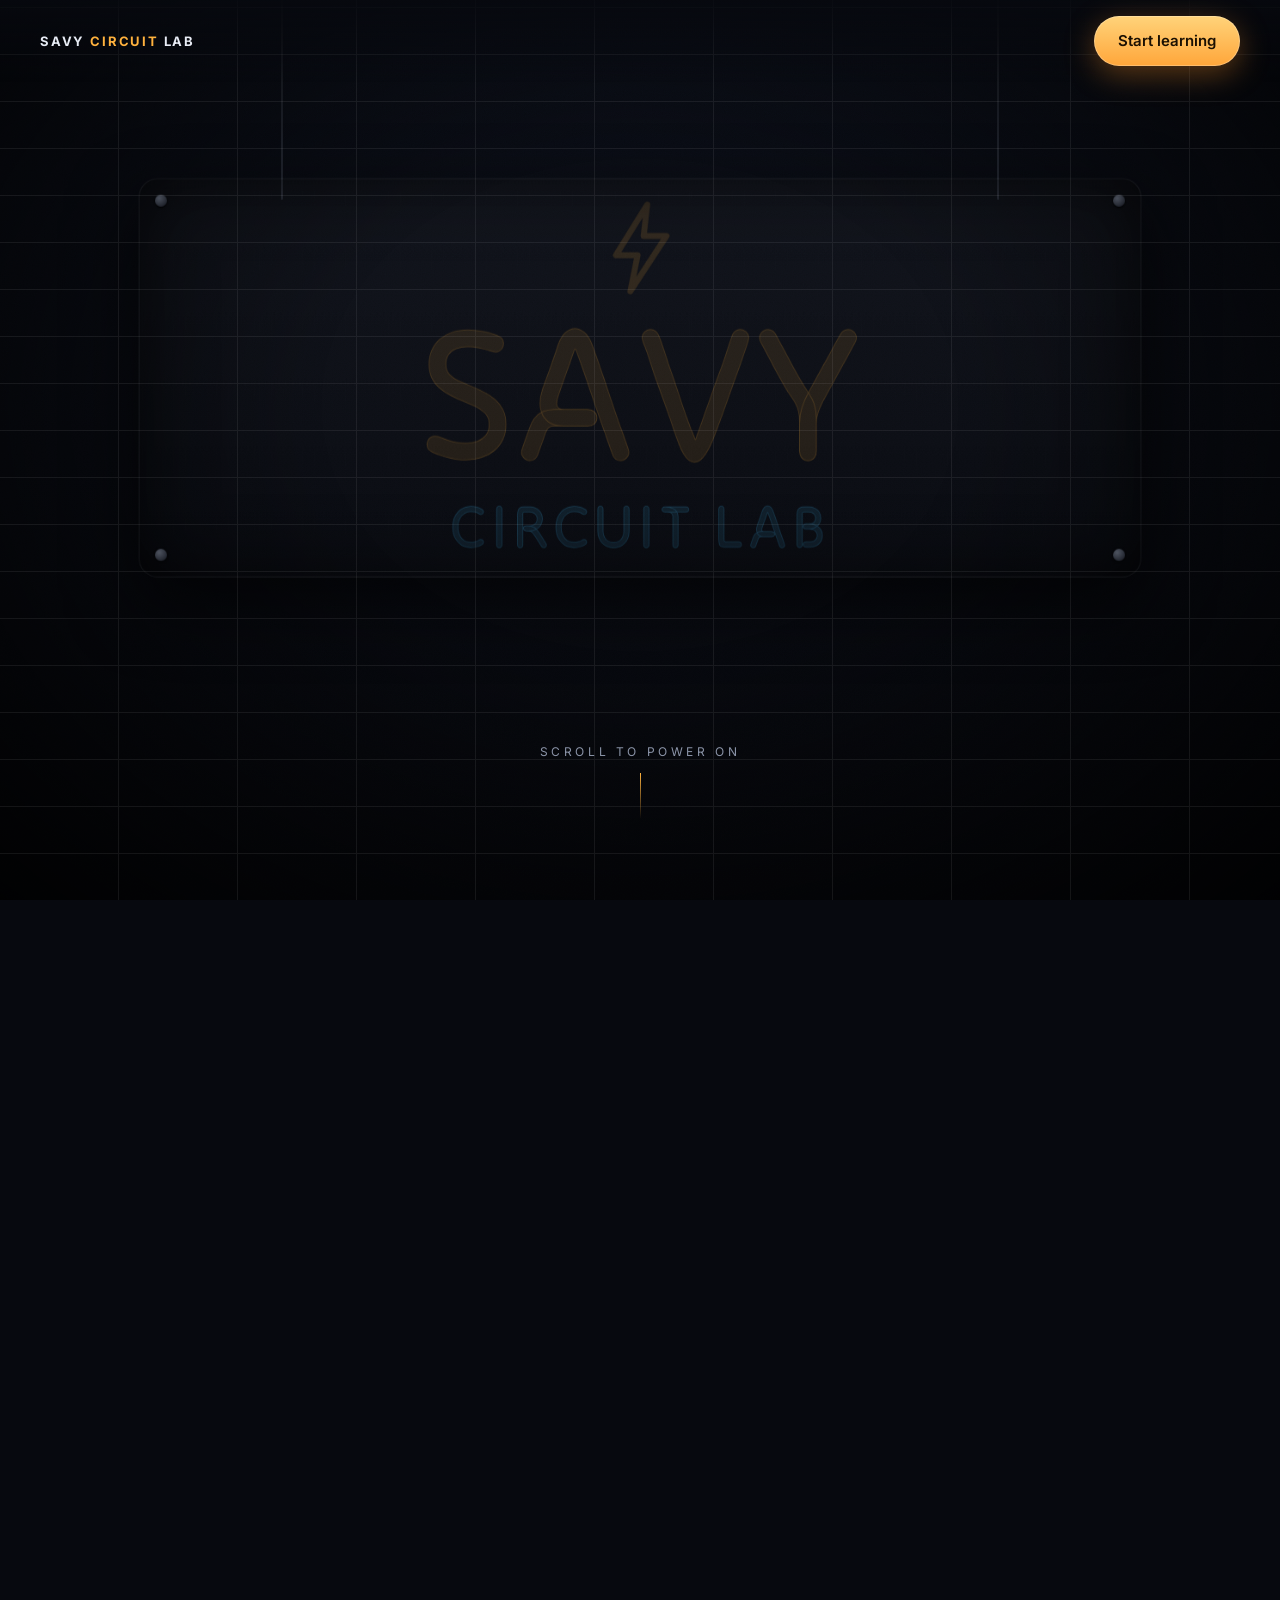
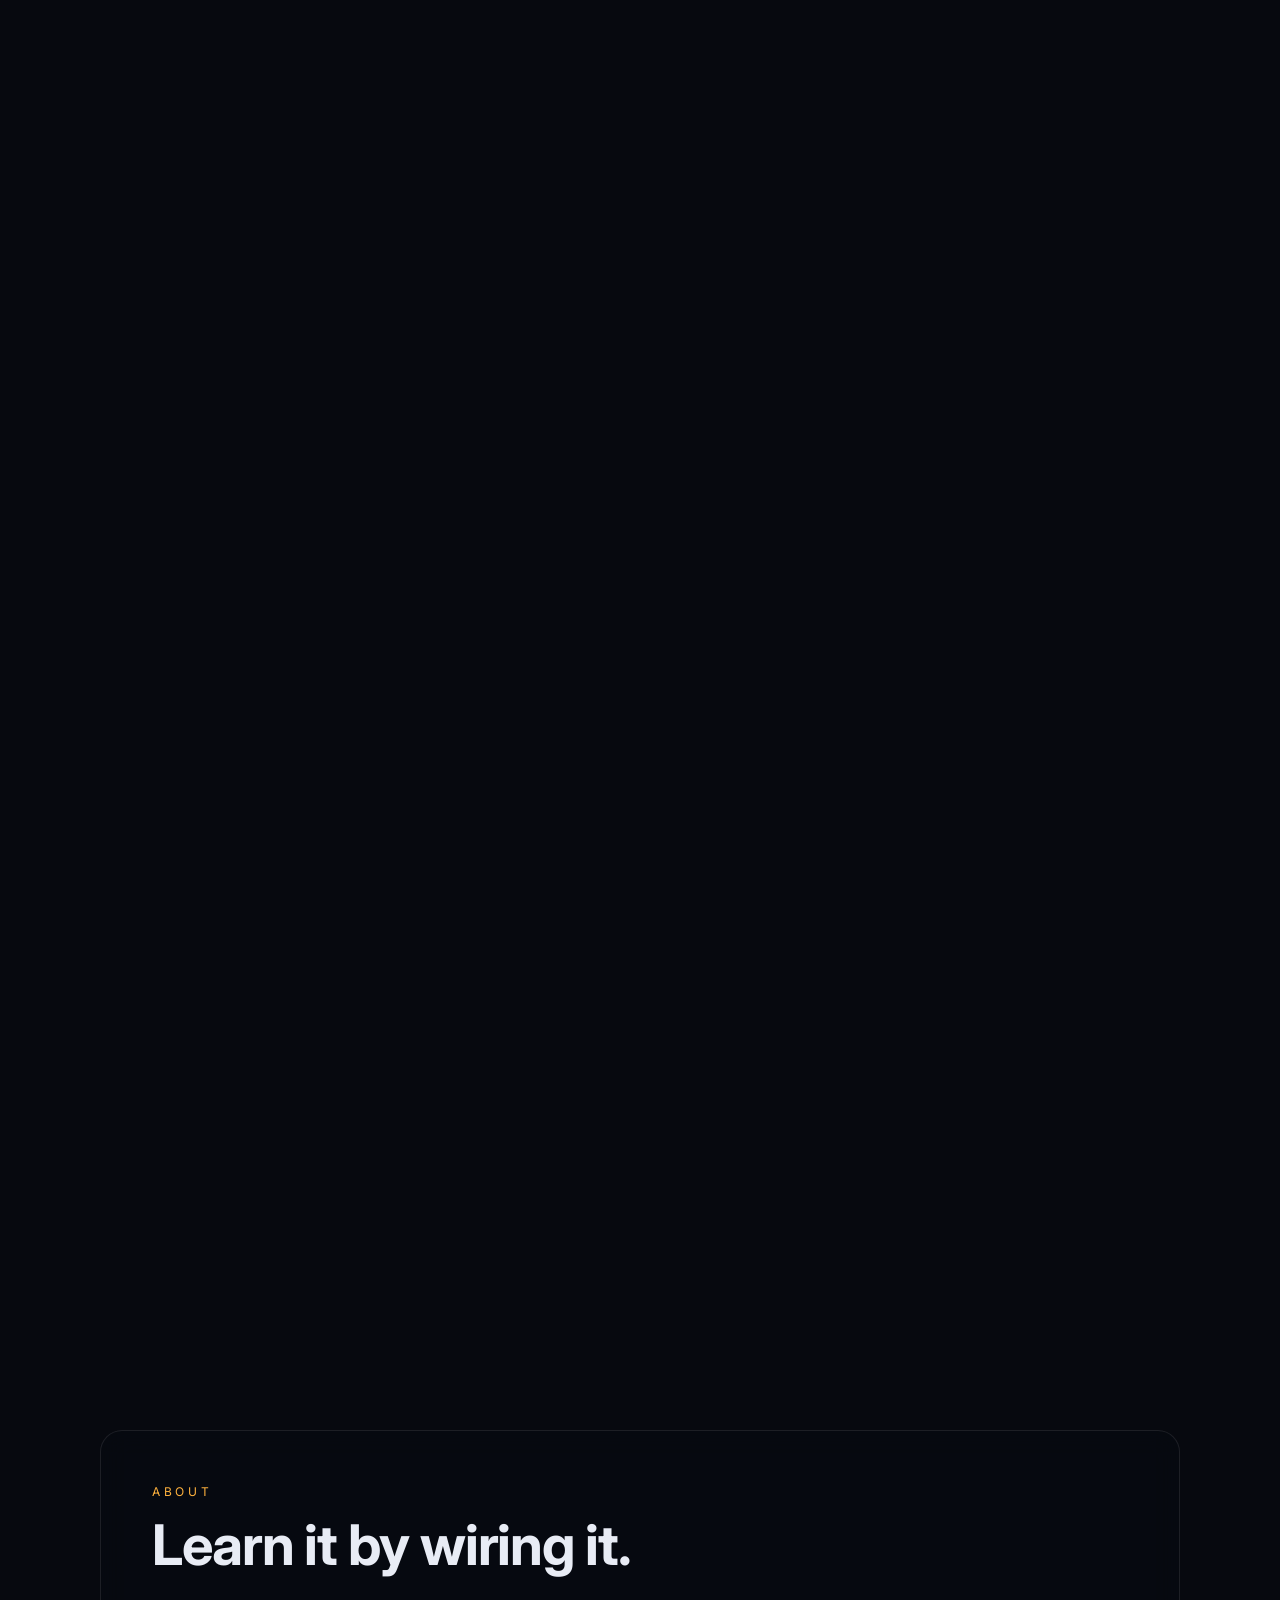
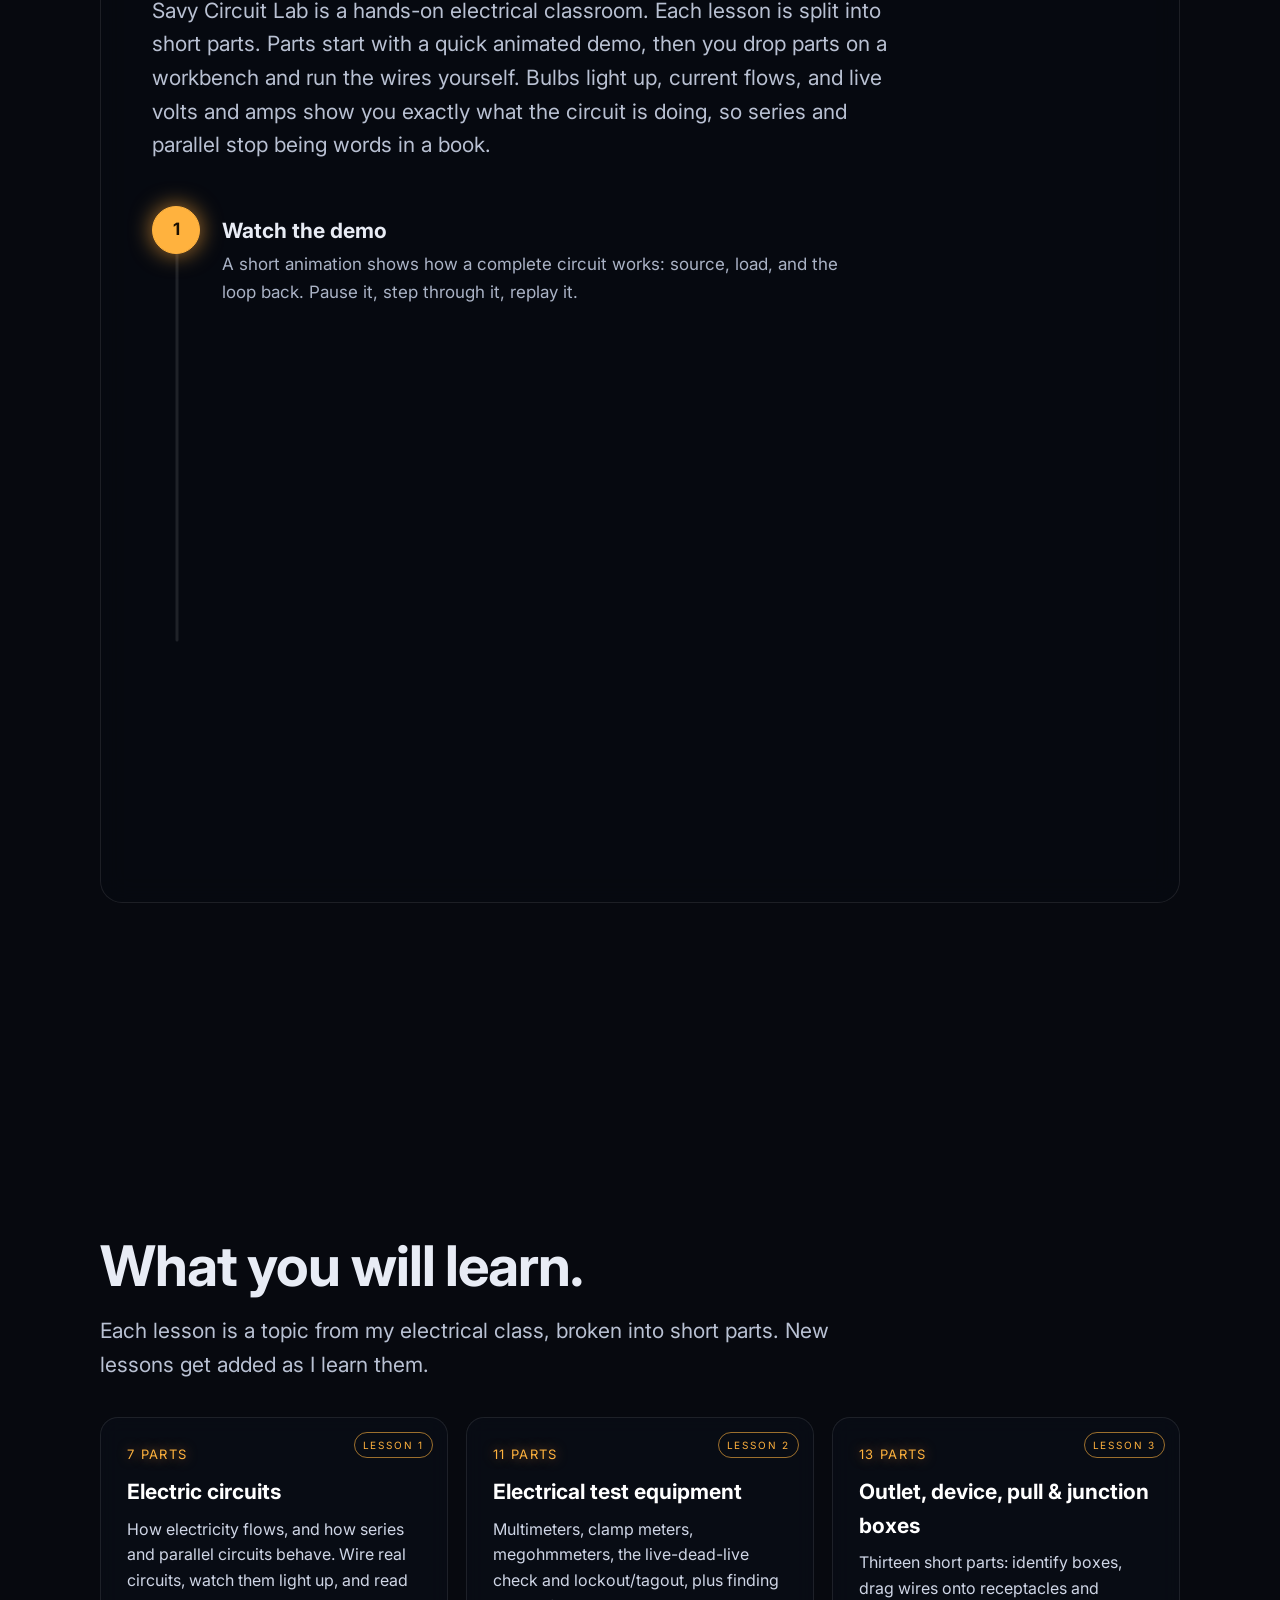
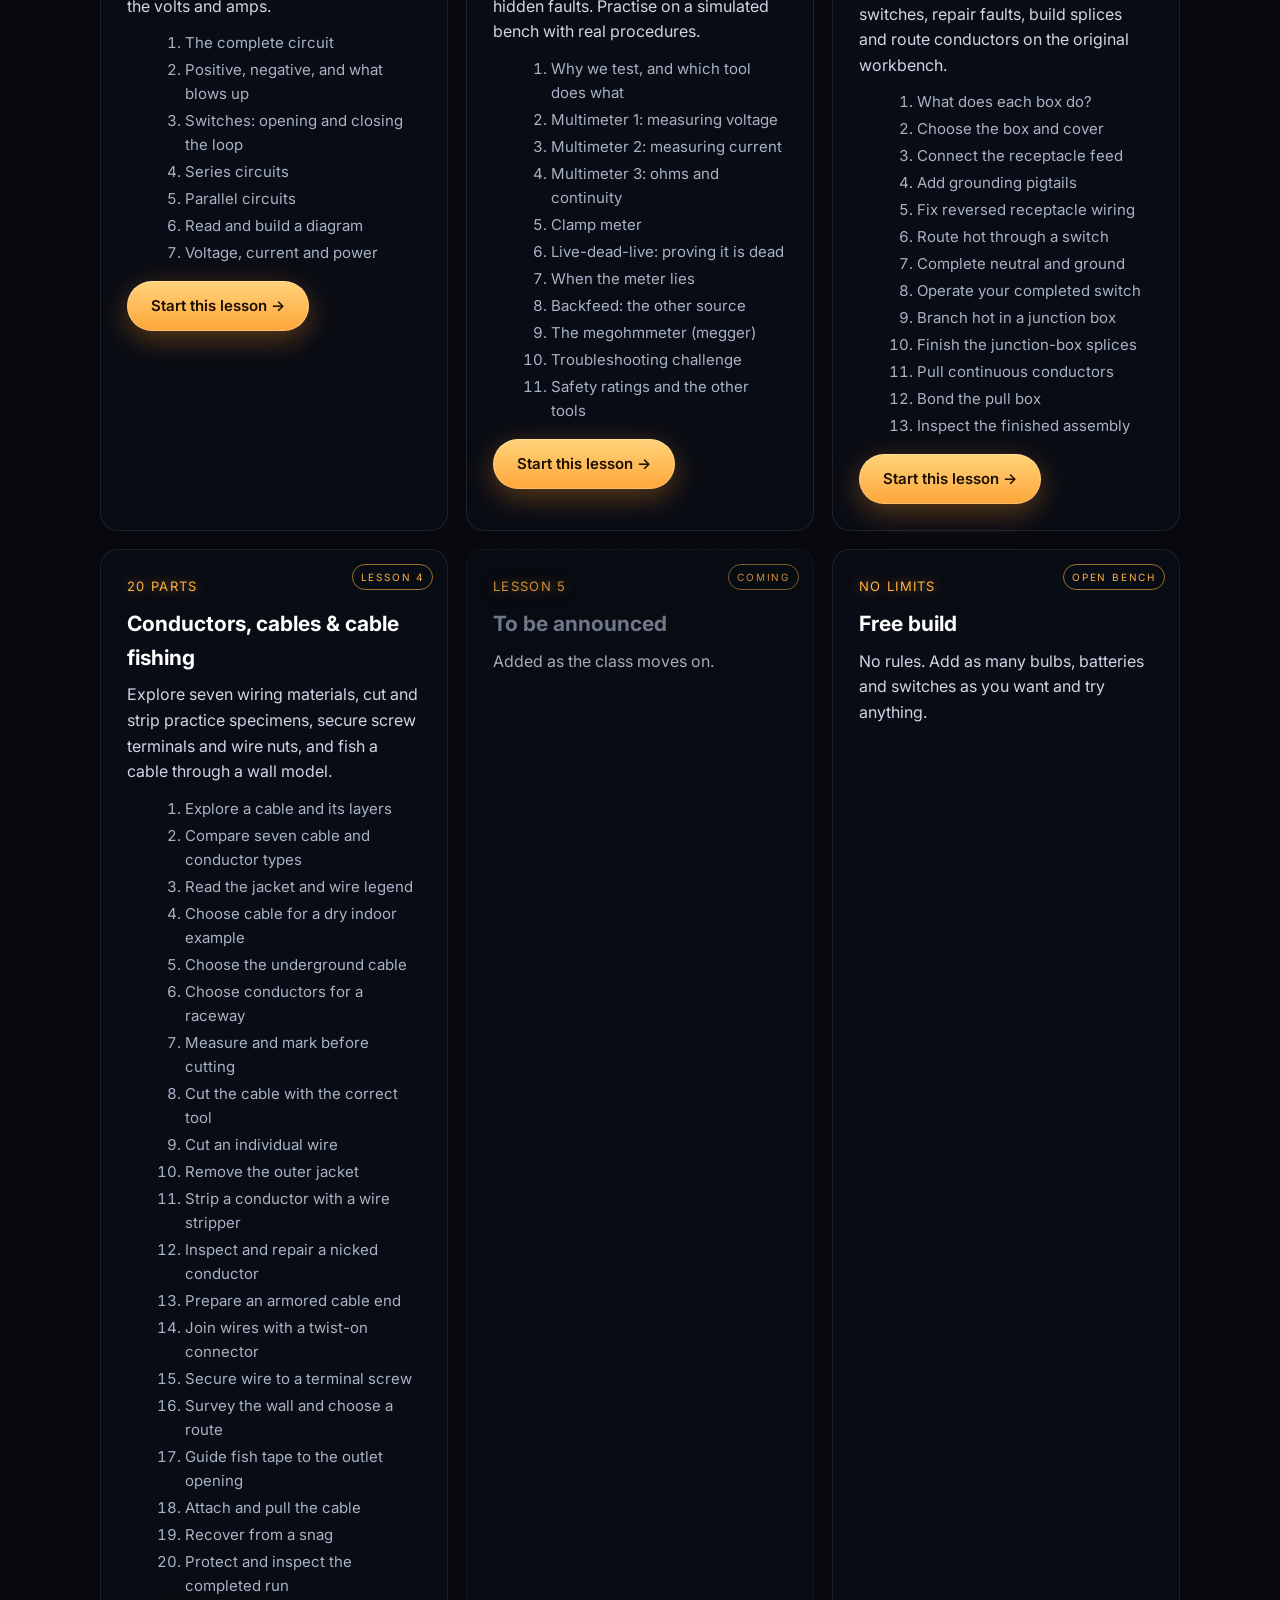
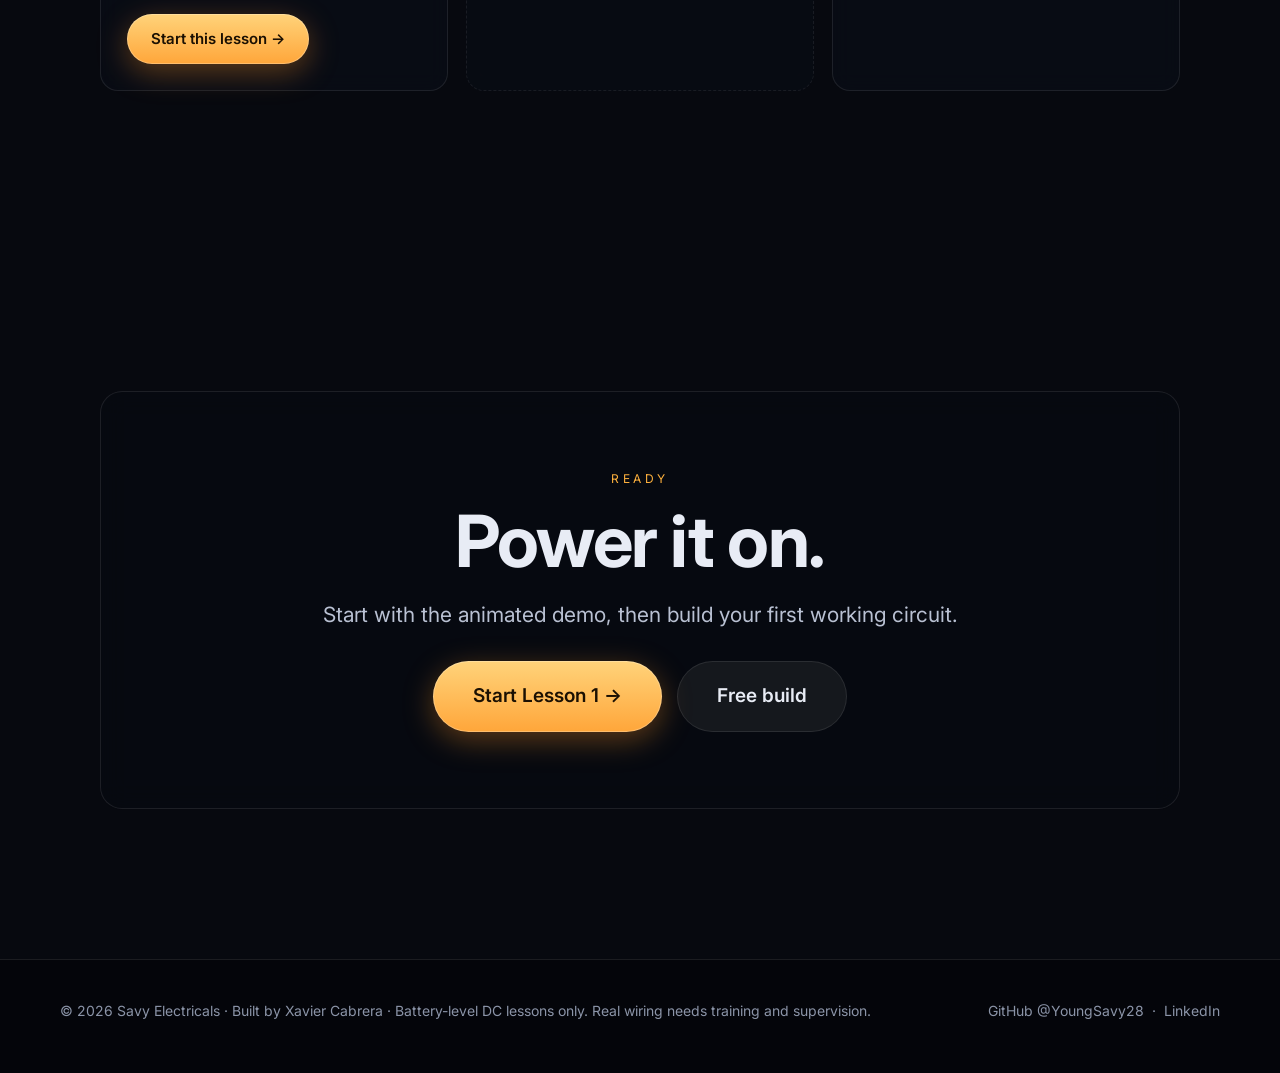
<file: index.html>
<!doctype html>
<html lang="en">
<head>
<meta charset="utf-8">
<meta name="viewport" content="width=device-width, initial-scale=1">
<title>Savy Circuit Lab</title>
<meta name="description" content="Learn electrical circuits by wiring them. Watch the demo, build it yourself, and see it light up.">
<link rel="preconnect" href="https://fonts.googleapis.com">
<link rel="preconnect" href="https://fonts.gstatic.com" crossorigin>
<link href="https://fonts.googleapis.com/css2?family=Tilt+Neon&family=Inter:wght@400;500;600;700&display=swap" rel="stylesheet">
<style>
:root{
  --bg:#07090f; --ink:#e8ecf5; --mute:#8b94a8; --line:rgba(255,255,255,.09);
  --neon:#ffb23e; --neon2:#ff6a3d; --blue:#46c2ff;
  --lit:0;                      /* 0..1, set from scroll */
}
*{box-sizing:border-box;margin:0}
html{scroll-behavior:auto}
body{background:var(--bg);color:var(--ink);font:400 17px/1.6 Inter,system-ui,sans-serif;overflow-x:hidden}
a{color:inherit}

/* ============ FIXED STAGE: wall + sign. Stays behind everything ============ */
#stage{position:fixed;inset:0;z-index:0;overflow:hidden;pointer-events:none;
  background:
    radial-gradient(120% 90% at 50% 40%, rgba(255,150,60,calc(.16*var(--lit))) 0%, transparent 60%),
    linear-gradient(#0a0d15,#06070b)}
#stage::before{content:"";position:absolute;inset:0;opacity:.5;mix-blend-mode:overlay;
  background-image:url("data:image/svg+xml;utf8,<svg xmlns='http://www.w3.org/2000/svg' width='240' height='240'><filter id='n'><feTurbulence type='fractalNoise' baseFrequency='.9' numOctaves='2' stitchTiles='stitch'/><feColorMatrix values='0 0 0 0 1  0 0 0 0 1  0 0 0 0 1  0 0 0 .55 0'/></filter><rect width='240' height='240' filter='url(%23n)'/></svg>")}
/* brick-ish wall lines */
#stage::after{content:"";position:absolute;inset:0;opacity:.07;
  background:
    repeating-linear-gradient(0deg,transparent 0 46px,#fff 46px 47px),
    repeating-linear-gradient(90deg,transparent 0 118px,#fff 118px 119px)}
#vignette{position:absolute;inset:0;background:radial-gradient(ellipse at 50% 45%,transparent 35%,rgba(0,0,0,.78) 100%)}
#floorglow{position:absolute;left:50%;bottom:-20vh;width:90vw;height:50vh;transform:translateX(-50%);
  background:radial-gradient(closest-side,rgba(255,150,60,calc(.30*var(--lit))),transparent);filter:blur(30px)}

#sign{position:absolute;left:50%;top:var(--sign-top,42%);
  transform:translate(-50%,-50%) translateY(var(--sign-y,0px)) scale(var(--sign-s,.9));
  width:min(1100px,92vw);text-align:center;opacity:var(--sign-o,1);filter:blur(var(--sign-blur,0px));will-change:transform,opacity}
/* the backing board the tubes are mounted on */
#board{position:absolute;inset:-6% -3%;border:1px solid rgba(255,255,255,.07);border-radius:22px;
  background:linear-gradient(180deg,rgba(255,255,255,.035),rgba(255,255,255,.01));
  box-shadow:inset 0 0 80px rgba(0,0,0,.6), 0 30px 80px rgba(0,0,0,.6)}
#board i{position:absolute;width:14px;height:14px;border-radius:50%;background:radial-gradient(circle at 35% 30%,#6b7384,#1a1e29);box-shadow:0 1px 2px #000}
#board i:nth-child(1){left:18px;top:18px}#board i:nth-child(2){right:18px;top:18px}
#board i:nth-child(3){left:18px;bottom:18px}#board i:nth-child(4){right:18px;bottom:18px}
/* cables the sign hangs from */
.hang{position:absolute;top:-60vh;width:3px;height:60vh;background:linear-gradient(#000,#2a2f3b);border-radius:2px}
.hang.l{left:12%}.hang.r{right:12%}

#bolt{display:block;margin:0 auto .2em;width:clamp(44px,7vw,84px);height:auto;overflow:visible}
#bolt path{fill:none;stroke-width:5;stroke-linejoin:round;stroke-linecap:round;
  stroke:rgba(255,178,62,.14);transition:none}
#bolt.on path{stroke:#ffe2a8;filter:drop-shadow(0 0 4px #ffb23e) drop-shadow(0 0 14px #ff9a2e) drop-shadow(0 0 30px #ff6a3d)}

.neon{font-family:"Tilt Neon","Inter",system-ui,sans-serif;line-height:1;letter-spacing:.02em;text-transform:uppercase;user-select:none}
.neon .row{display:block;white-space:nowrap}
#l1{font-size:clamp(64px,17vw,230px)}
#l2{font-size:clamp(22px,5.4vw,74px);margin-top:.18em;letter-spacing:.09em}
.neon .ch{display:inline-block;color:rgba(255,178,62,.10);-webkit-text-stroke:1px rgba(255,178,62,.18);transition:none}
.neon .ch.on{color:#fff4dc;-webkit-text-stroke:0;
  text-shadow:0 0 3px #fff,0 0 8px #ffd08a,0 0 18px var(--neon),0 0 36px var(--neon),0 0 70px var(--neon2),0 0 120px var(--neon2)}
.neon .ch.sp{width:.32em}
.neon .word{display:inline-block;white-space:nowrap}
#l2 .ch.on{color:#e6f6ff;text-shadow:0 0 3px #fff,0 0 8px #bfe9ff,0 0 18px var(--blue),0 0 40px var(--blue),0 0 80px #2b8fd6}
#l2 .ch{color:rgba(70,194,255,.10);-webkit-text-stroke:1px rgba(70,194,255,.18)}

/* ============ CONTENT ============ */
main{position:relative;z-index:2}
header.top{position:fixed;z-index:10;left:0;right:0;top:0;display:flex;justify-content:space-between;align-items:center;padding:16px clamp(16px,4vw,40px);
  background:linear-gradient(rgba(7,9,15,.85),transparent)}
header.top b{letter-spacing:.14em;font-size:13px;text-transform:uppercase}
header.top b span{color:var(--neon)}
.btn{display:inline-flex;align-items:center;gap:10px;padding:13px 24px;border-radius:999px;font-weight:600;text-decoration:none;font-size:15px;
  color:#1b1002;background:linear-gradient(180deg,#ffd37a,#ffa63a);box-shadow:0 0 0 1px rgba(255,255,255,.25) inset,0 8px 30px rgba(255,150,40,.35);transition:transform .2s,box-shadow .2s}
.btn:hover{transform:translateY(-2px);box-shadow:0 0 0 1px rgba(255,255,255,.35) inset,0 12px 44px rgba(255,150,40,.55)}
.btn.ghost{background:rgba(255,255,255,.06);color:var(--ink);box-shadow:0 0 0 1px var(--line) inset}
.btn.big{padding:20px 40px;font-size:19px}

/* hero is tall so scrolling has room to "power on" the sign */
#hero{height:320vh;position:relative}
#heroPin{position:sticky;top:0;height:100vh;display:flex;flex-direction:column;justify-content:flex-end;align-items:center;padding-bottom:9vh;text-align:center}
#heroSub{font-size:clamp(15px,2vw,20px);color:var(--mute);max-width:560px;padding:0 20px;opacity:var(--sub-o,0);transform:translateY(var(--sub-y,20px));transition:none}
#cue{margin-top:22px;font-size:12px;letter-spacing:.3em;text-transform:uppercase;color:var(--mute);opacity:var(--cue-o,1)}
#cue::after{content:"";display:block;width:1px;height:46px;margin:12px auto 0;background:linear-gradient(var(--neon),transparent);animation:drip 1.8s ease-in-out infinite}
@keyframes drip{0%{transform:scaleY(0);transform-origin:top}50%{transform:scaleY(1);transform-origin:top}51%{transform-origin:bottom}100%{transform:scaleY(0);transform-origin:bottom}}

section.block{position:relative;padding:min(18vh,150px) clamp(18px,5vw,60px)}
.wrap{max-width:1080px;margin:0 auto}
.panel{background:rgba(8,10,17,.72);backdrop-filter:blur(14px);-webkit-backdrop-filter:blur(14px);border:1px solid var(--line);border-radius:22px;padding:clamp(24px,4vw,52px)}
.eyebrow{font-size:12px;letter-spacing:.3em;text-transform:uppercase;color:var(--neon);margin-bottom:14px}
h2{font:700 clamp(30px,5vw,56px)/1.08 Inter,sans-serif;letter-spacing:-.02em;margin-bottom:18px}
.lead{color:#b9c1d3;font-size:clamp(17px,1.9vw,21px);max-width:760px}

/* reveal on scroll */
.rv{opacity:0;transform:translateY(40px);transition:opacity .9s cubic-bezier(.2,.7,.2,1),transform .9s cubic-bezier(.2,.7,.2,1);transition-delay:var(--d,0s)}
.rv.in{opacity:1;transform:none}

/* steps with a wire that draws itself as you scroll */
#steps{position:relative;margin-top:44px;display:grid;gap:18px}
#wireSvg{position:absolute;left:23px;top:20px;height:calc(100% - 40px);width:4px;overflow:visible}
#wireSvg line{stroke-width:3;stroke-linecap:round}
#wireBase{stroke:rgba(255,255,255,.10)}
#wireLive{stroke:var(--neon);stroke-dasharray:1000;stroke-dashoffset:1000;filter:drop-shadow(0 0 6px var(--neon))}
.step{position:relative;display:grid;grid-template-columns:48px 1fr;gap:22px;align-items:start}
.step .n{width:48px;height:48px;border-radius:50%;display:grid;place-items:center;font-weight:700;background:#0d111b;border:1px solid var(--line);color:var(--mute);transition:.5s;z-index:1}
.step.in .n{color:#1b1002;background:var(--neon);border-color:var(--neon);box-shadow:0 0 22px rgba(255,170,60,.7)}
.step h3{font-size:21px;margin:8px 0 4px}
.step p{color:#aab3c6;max-width:640px}

.stats{display:grid;grid-template-columns:repeat(auto-fit,minmax(170px,1fr));gap:14px;margin-top:40px}
.stat{padding:20px;border-radius:16px;border:1px solid var(--line);background:rgba(255,255,255,.03)}
.stat b{display:block;font-size:34px;letter-spacing:-.02em;color:#fff}
.stat span{font-size:14px;color:var(--mute)}

/* reviews */
#reviewGrid{display:grid;grid-template-columns:repeat(auto-fit,minmax(270px,1fr));gap:18px;margin-top:36px}
.rev{position:relative;padding:26px;border-radius:18px;border:1px solid var(--line);background:rgba(10,13,22,.78);backdrop-filter:blur(10px)}
.rev .stars{color:var(--neon);letter-spacing:.2em;margin-bottom:10px;text-shadow:0 0 12px rgba(255,170,60,.6)}
.rev p{color:#cfd6e6;font-size:16px}
.rev footer{margin-top:16px;font-size:14px;color:var(--mute)}
.rev .tag{position:absolute;right:14px;top:14px;font-size:10px;letter-spacing:.18em;padding:4px 8px;border-radius:99px;border:1px dashed rgba(255,178,62,.6);color:var(--neon)}
.note{margin-top:18px;font-size:13px;color:var(--mute)}

/* CTA */
#cta{text-align:center}
#cta .panel{padding:clamp(34px,6vw,84px)}
#cta h2{font-size:clamp(34px,6vw,72px)}
.foot{position:relative;z-index:2;padding:40px clamp(18px,5vw,60px) 50px;border-top:1px solid var(--line);color:var(--mute);font-size:14px;
  display:flex;flex-wrap:wrap;gap:14px 30px;justify-content:space-between;background:rgba(5,6,10,.9)}
.foot a{text-decoration:none}.foot a:hover{color:var(--neon)}

@media (max-width:640px){
  #sign{width:94vw;--sign-top:40%}
  #l1{font-size:30vw}
  #l2{font-size:9.6vw;white-space:normal;line-height:1.05;margin-top:.12em}
  #board{inset:-10% -4%}
  .hang{display:none}
  header.top{padding:12px 14px}
  header.top b{font-size:11px;max-width:52vw;line-height:1.3}
  header.top .btn{white-space:nowrap}
  #heroSub{font-size:15px}
  section.block{padding:90px 16px}
  .panel{border-radius:18px}
  .btn.big{padding:16px 28px;font-size:17px}
}
@media (max-width:640px){ .step{grid-template-columns:40px 1fr;gap:14px} .step .n{width:40px;height:40px} #wireSvg{left:19px} header.top .btn{padding:9px 16px;font-size:13px} }
@media (prefers-reduced-motion:reduce){ .rv{opacity:1;transform:none;transition:none} #cue::after{animation:none} }
</style>
<style>.btn.big.ghost{color:var(--ink)}#reviewGrid .rev:hover{border-color:rgba(255,178,62,.6)}.rev .tag{border-style:solid}</style>
<style>.course h3.ct{font-size:21px;margin-bottom:8px;color:#fff}.course .cb{margin-bottom:12px}.course ol.cp{margin:0 0 16px 18px;color:#aab3c6;font-size:15px;display:grid;gap:3px}.course ol.cp a{text-decoration:none}.course ol.cp a:hover{color:var(--neon)}.course.soon{border-style:dashed;opacity:.8}.course.soon h3.ct{color:var(--mute)}.course.free:hover{border-color:rgba(255,178,62,.6)}.course .go{display:inline-flex}</style>
</head>
<body>

<!-- ===== background that the whole page scrolls over ===== -->
<div id="stage" aria-hidden="true">
  <div id="floorglow"></div>
  <div id="sign">
    <div class="hang l"></div><div class="hang r"></div>
    <div id="board"><i></i><i></i><i></i><i></i></div>
    <svg id="bolt" viewBox="0 0 60 80"><path d="M36 4 L10 46 H28 L22 76 L52 30 H33 Z"/></svg>
    <div class="neon" id="neon">
      <span class="row" id="l1">Savy</span>
      <span class="row" id="l2">Circuit Lab</span>
    </div>
  </div>
  <div id="vignette"></div>
</div>

<header class="top">
  <b>Savy <span>Circuit</span> Lab</b>
  <a class="btn" href="learn.html">Start learning</a>
</header>

<main>
  <!-- ===== HERO: scroll here to power the sign on ===== -->
  <section id="hero">
    <div id="heroPin">
      <p id="heroSub">Learn electrical circuits by wiring them. Watch the demo, build it yourself, and see it light up.</p>
      <div id="cue">Scroll to power on</div>
    </div>
  </section>

  <!-- ===== ABOUT ===== -->
  <section class="block" id="about">
    <div class="wrap">
      <div class="panel rv">
        <div class="eyebrow">About</div>
        <h2>Learn it by wiring it.</h2>
        <p class="lead">Savy Circuit Lab is a hands-on electrical classroom. Each lesson is split into short parts. Parts start with a quick animated demo, then you drop parts on a workbench and run the wires yourself. Bulbs light up, current flows, and live volts and amps show you exactly what the circuit is doing, so series and parallel stop being words in a book.</p>

        <div id="steps">
          <svg id="wireSvg" aria-hidden="true"><line id="wireBase" x1="2" y1="0" x2="2" y2="100%"/><line id="wireLive" x1="2" y1="0" x2="2" y2="100%" pathLength="1000"/></svg>
          <div class="step rv"><div class="n">1</div><div><h3>Watch the demo</h3><p>A short animation shows how a complete circuit works: source, load, and the loop back. Pause it, step through it, replay it.</p></div></div>
          <div class="step rv"><div class="n">2</div><div><h3>Wire it yourself</h3><p>Add batteries, bulbs, switches and junctions. Drag from one terminal to another to run a wire. Add as many bulbs as you want.</p></div></div>
          <div class="step rv"><div class="n">3</div><div><h3>See what is happening</h3><p>Current flows along the wires you drew. Turn on the numbers to read volts, amps and watts, and burn a bulb out on purpose to see why.</p></div></div>
          <div class="step rv"><div class="n">4</div><div><h3>Check yourself</h3><p>Every lesson has goals that check themselves as you build, plus a short quiz that explains the answer.</p></div></div>
        </div>

        <div class="stats">
          <div class="stat rv"><b id="stLessons" data-count="1">0</b><span>lessons so far, more added as I learn</span></div>
          <div class="stat rv" style="--d:.08s"><b id="stParts" data-count="6">0</b><span>short parts, each self-checking</span></div>
          <div class="stat rv" style="--d:.16s"><b>Live</b><span>volts, amps and watts</span></div>
          <div class="stat rv" style="--d:.24s"><b>&infin;</b><span>bulbs you can add</span></div>
        </div>
      </div>
    </div>
  </section>

  <!-- ===== LESSON PLAN ===== -->
  <section class="block" id="reviews">
    <div class="wrap">
      <div class="eyebrow rv">The course</div>
      <h2 class="rv">What you will learn.</h2>
      <p class="lead rv">Each lesson is a topic from my electrical class, broken into short parts. New lessons get added as I learn them.</p>
      <div id="reviewGrid"></div>
    </div>
  </section>

  <!-- ===== CTA ===== -->
  <section class="block" id="cta">
    <div class="wrap">
      <div class="panel rv">
        <div class="eyebrow">Ready</div>
        <h2>Power it on.</h2>
        <p class="lead" style="margin:0 auto 30px">Start with the animated demo, then build your first working circuit.</p>
        <a class="btn big" href="learn.html">Start Lesson 1 &rarr;</a> &nbsp; <a class="btn big ghost" href="learn.html#sandbox">Free build</a>
      </div>
    </div>
  </section>
</main>

<footer class="foot">
  <span>&copy; 2026 Savy Electricals &middot; Built by Xavier Cabrera &middot; Battery-level DC lessons only. Real wiring needs training and supervision.</span>
  <span><a href="https://github.com/YoungSavy28" target="_blank" rel="noopener">GitHub @YoungSavy28</a> &nbsp;&middot;&nbsp; <a href="https://www.linkedin.com/in/xaviercabrera28/" target="_blank" rel="noopener">LinkedIn</a></span>
</footer>

<script src="course.js"></script>
<script>
/* ---------------- sign letters ---------------- */
const still = matchMedia("(prefers-reduced-motion: reduce)").matches;
function split(el) {   // letters grouped into words so a word never breaks across lines
  const out = [], text = el.textContent; el.textContent = "";
  text.split(" ").forEach((word, wi, all) => {
    const w = document.createElement("span"); w.className = "word"; el.appendChild(w);
    for (const c of word) { const s = document.createElement("span"); s.className = "ch"; s.textContent = c; w.appendChild(s); out.push(s); }
    if (wi < all.length - 1) { const sp = document.createElement("span"); sp.className = "ch sp"; sp.innerHTML = "&nbsp;"; el.appendChild(sp); out.push(sp); }
  });
  return out;
}
const chars = [...split(document.getElementById("l1")), ...split(document.getElementById("l2"))].filter(c => !c.classList.contains("sp"));
const bolt = document.getElementById("bolt");
const N = chars.length;
const hash = (a, b) => { let x = Math.sin(a * 127.1 + b * 311.7) * 43758.5453; return x - Math.floor(x); };

const root = document.documentElement.style;
const clamp = (v, a = 0, b = 1) => Math.min(b, Math.max(a, v));
const ease = t => t * t * (3 - 2 * t);
const subEl = document.getElementById("heroSub");

function frame() {
  const vh = innerHeight, y = scrollY;
  const heroLen = document.getElementById("hero").offsetHeight - vh;
  const p = still ? 1 : clamp(y / (heroLen * 0.82));            // 0..1 while the sign powers on
  const after = clamp((y - heroLen) / (vh * 1.1));               // 0..1 once the hero is scrolled past

  // bolt first, then letters one by one with a flicker, then the glow settles
  const boltOn = p > 0.06 && (p > 0.12 || hash(1, Math.floor(p * 80)) > 0.45);
  bolt.classList.toggle("on", boltOn);
  const tick = Math.floor(p * 70);
  chars.forEach((c, i) => {
    const t0 = 0.14 + 0.66 * (i / N);
    let on = p >= t0 + 0.035;
    if (!on && p >= t0) on = hash(i, tick) > 0.5;                // flicker as the tube catches
    if (on && p < t0 + 0.07 && hash(i + 9, tick) < 0.12) on = false;   // brief dropout after striking
    c.classList.toggle("on", on);
  });

  const lit = still ? 1 : ease(clamp((p - 0.05) / 0.85));
  // once you scroll past the hero the sign dims into the background but stays glowing
  const ambient = 1 - 0.55 * after;
  root.setProperty("--lit", (lit * ambient).toFixed(3));
  root.setProperty("--sign-s", (0.86 + 0.14 * ease(p) + 0.18 * after).toFixed(3));
  root.setProperty("--sign-y", (-after * vh * 0.28).toFixed(1) + "px");
  root.setProperty("--sign-o", (1 - 0.62 * after).toFixed(3));
  root.setProperty("--sign-blur", (after * 3.5).toFixed(2) + "px");

  const subIn = ease(clamp((p - 0.80) / 0.2));
  root.setProperty("--sub-o", (subIn * (1 - clamp(after * 2.2))).toFixed(3));
  root.setProperty("--sub-y", ((1 - subIn) * 20).toFixed(1) + "px");
  root.setProperty("--cue-o", (clamp(1 - p * 3) ).toFixed(3));

  // the wire in the About section draws as you scroll through it
  const st = document.getElementById("steps"), r = st.getBoundingClientRect();
  const w = clamp((vh * 0.62 - r.top) / (r.height * 0.9));
  document.getElementById("wireLive").style.strokeDashoffset = (1000 * (1 - w)).toFixed(0);
}
let ticking = false;
addEventListener("scroll", () => { if (!ticking) { ticking = true; requestAnimationFrame(() => { frame(); ticking = false; }); } }, { passive: true });
addEventListener("resize", frame);

/* ---------------- reveal + counters ---------------- */
const io = new IntersectionObserver(es => es.forEach(e => {
  if (!e.isIntersecting) return;
  e.target.classList.add("in");
  const num = e.target.querySelector("[data-count]");
  if (num && !num.dataset.done) {
    num.dataset.done = 1; const to = +num.dataset.count, t0 = performance.now();
    (function up(now) { const k = clamp((now - t0) / 1300); num.textContent = Math.round(to * ease(k)); if (k < 1) requestAnimationFrame(up); })(t0);
  }
  io.unobserve(e.target);
}), { threshold: 0.18 });
function watch() { document.querySelectorAll(".rv").forEach(el => io.observe(el)); }

/* ---------------- course cards, built from course.js + content/*.js ---------------- */
(function () {
  const grid = document.getElementById("reviewGrid"), C = window.COURSE;
  document.getElementById("stLessons").dataset.count = C.lessons.length;
  document.getElementById("stParts").dataset.count = C.allParts().length;
  C.lessons.forEach((l, i) => {
    const d = document.createElement("div"); d.className = "rev rv course"; d.style.setProperty("--d", (i * 0.08) + "s");
    d.innerHTML = '<span class="tag">LESSON ' + (i + 1) + '</span><div class="stars" style="font-size:13px;letter-spacing:.1em">' + l.parts.length + ' PARTS</div><h3 class="ct"></h3><p class="cb"></p><ol class="cp"></ol><a class="btn sm go" href="#">Start this lesson &rarr;</a>';
    d.querySelector(".ct").textContent = l.title; d.querySelector(".cb").textContent = l.blurb || "";
    const ol = d.querySelector(".cp");
    l.parts.forEach(p => { const li = document.createElement("li"); const a = document.createElement("a"); a.href = "learn.html#" + p.id; a.textContent = p.title; li.appendChild(a); ol.appendChild(li); });
    d.querySelector(".go").href = "learn.html#" + l.parts[0].id;
    grid.appendChild(d);
  });
  (C.upcoming || []).forEach((t, i) => {
    const d = document.createElement("div"); d.className = "rev rv course soon"; d.style.setProperty("--d", ((C.lessons.length + i) * 0.08) + "s");
    d.innerHTML = '<span class="tag">COMING</span><div class="stars" style="font-size:13px;letter-spacing:.1em">LESSON ' + (C.lessons.length + i + 1) + '</div><h3 class="ct"></h3><p class="cb">Added as the class moves on.</p>';
    d.querySelector(".ct").textContent = t; grid.appendChild(d);
  });
  const f = document.createElement("a"); f.className = "rev rv course free"; f.href = "learn.html#sandbox"; f.style.textDecoration = "none";
  f.innerHTML = '<span class="tag">OPEN BENCH</span><div class="stars" style="font-size:13px;letter-spacing:.1em">NO LIMITS</div><h3 class="ct">Free build</h3><p class="cb">No rules. Add as many bulbs, batteries and switches as you want and try anything.</p>';
  grid.appendChild(f);
  watch(); frame();
})();
</script>
</body>
</html>
</file>
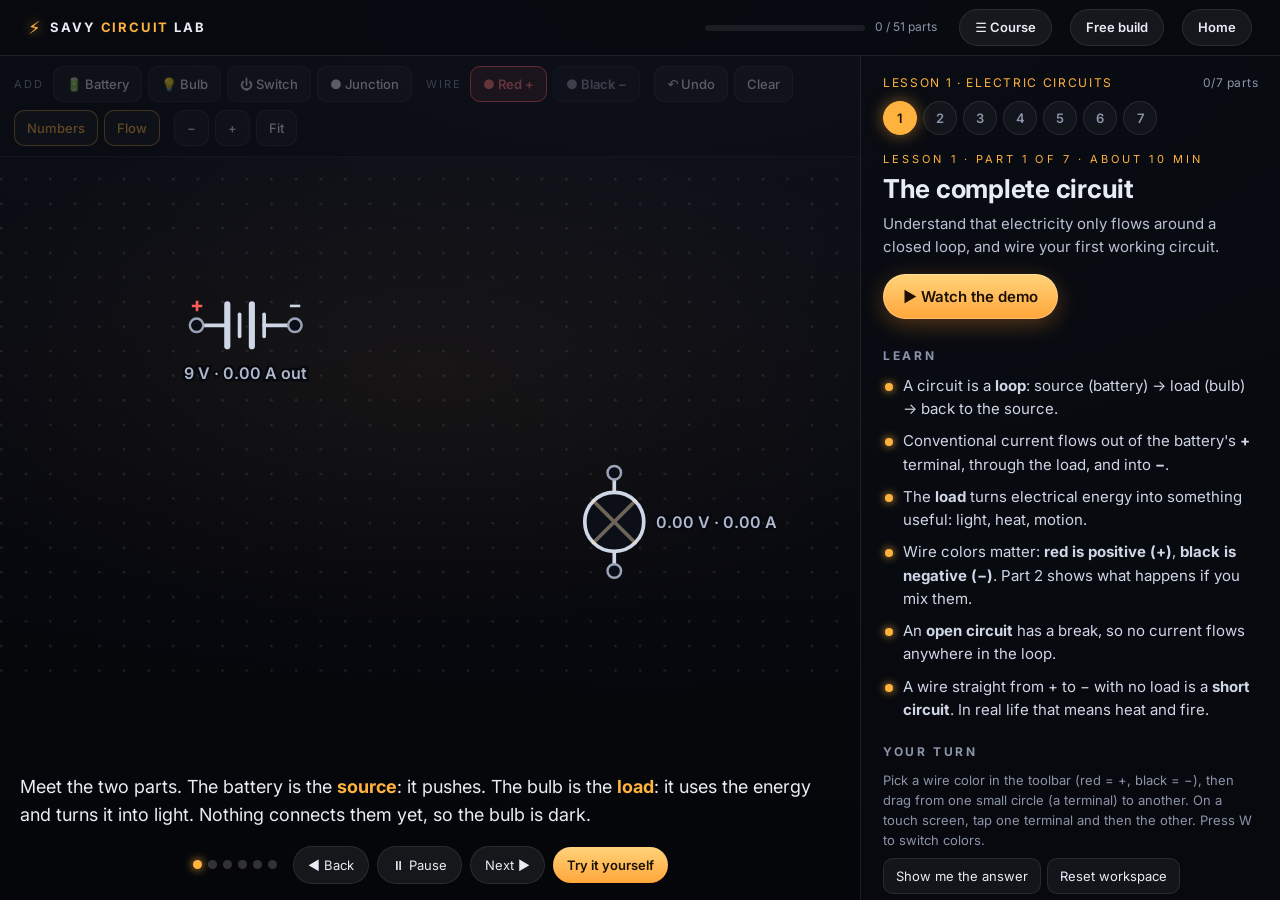
<file: learn.html>
<!doctype html>
<html lang="en">
<head>
<meta charset="utf-8">
<meta name="viewport" content="width=device-width, initial-scale=1">
<title>Savy Circuit Lab: Lessons</title>
<link rel="preconnect" href="https://fonts.googleapis.com">
<link rel="preconnect" href="https://fonts.gstatic.com" crossorigin>
<link href="https://fonts.googleapis.com/css2?family=Tilt+Neon&family=Inter:wght@400;500;600;700&display=swap" rel="stylesheet">
<link rel="stylesheet" href="lab.css">
</head>
<body>
<header class="top">
  <a class="brand" href="index.html"><span class="bolt">⚡</span> <b>Savy <span>Circuit</span> Lab</b></a>
  <div class="prog"><div class="bar"><i id="progBar"></i></div><span id="progTxt"></span></div>
  <button class="btn ghost sm" id="btnMap">☰ Course</button>
  <button class="btn ghost sm" data-go="sandbox">Free build</button>
  <a class="btn ghost sm" href="index.html">Home</a>
</header>

<div class="lab">
  <section id="canvasPane">
    <div class="toolbar" role="toolbar" aria-label="Circuit tools">
      <div class="grp" data-building-tools hidden><span class="lbl">Boxes &amp; devices</span>
        <button data-sim="add:outletbox">Receptacle box</button><button data-sim="add:devicebox">Switch box</button>
        <button data-sim="add:junctionbox">Junction box</button><button data-sim="add:pullbox">Pull box</button>
        <button data-sim="add:wireconnector">Splice connector</button>
      </div>
      <div class="grp" data-building-tools hidden><span class="lbl">Conductor</span>
        <button data-color="h" class="wc h">Hot · black</button><button data-color="sh" class="wc sh">Switched hot · red</button>
        <button data-color="n" class="wc n">Neutral · white</button><button data-color="g" class="wc g">Ground · bare/green</button>
      </div>
      <div class="grp" data-battery-tools><span class="lbl">Add</span>
        <button data-sim="add:battery" title="Add a battery">🔋 Battery</button>
        <button data-sim="add:bulb" title="Add a light bulb">💡 Bulb</button>
        <button data-sim="add:switch" title="Add a switch">⏻ Switch</button>
        <button data-sim="add:junction" title="Add a junction (joins wires)">● Junction</button>
      </div>
      <div class="grp testgrp" id="testTools" hidden><span class="lbl">Test</span>
        <button data-sim="add:dmm" data-tool="dmm" title="Add a digital multimeter">📟 Multimeter</button>
        <button data-sim="add:clamp" data-tool="clamp" title="Add a clamp meter">🗜 Clamp</button>
        <button data-sim="add:prover" data-tool="prover" title="Add a proving unit (known live source)">✅ Proving unit</button>
        <button data-sim="add:megger" data-tool="megger" title="Add a megohmmeter">⚡ Megger</button>
        <button data-sim="add:cable" data-tool="cable" title="Add a cable to test">🔌 Cable</button>
        <button class="tg" data-toggle="sound" data-tool="dmm" title="Play a beep for continuity">🔈 Beep</button>
      </div>
      <div class="grp" data-battery-tools><span class="lbl">Wire</span>
        <button class="wc r on" data-color="r" title="Positive wire (press W to switch)">● Red +</button>
        <button class="wc k" data-color="k" title="Negative wire (press W to switch)">● Black −</button>
      </div>
      <div class="grp">
        <button data-sim="undo" title="Undo (Ctrl+Z)">↶ Undo</button>
        <button data-sim="clear" title="Remove everything">Clear</button>
      </div>
      <div class="grp" data-battery-tools>
        <button class="tg on" data-toggle="numbers" title="Show volts and amps">Numbers</button>
        <button class="tg on" data-toggle="flow" title="Show current flowing">Flow</button>
      </div>
      <div class="grp">
        <button data-sim="zout" title="Zoom out" aria-label="Zoom out">−</button>
        <button data-sim="zin" title="Zoom in" aria-label="Zoom in">+</button>
        <button data-sim="fit" title="Fit the circuit">Fit</button>
      </div>
    </div>
    <div class="canvasWrap">
      <svg id="sim" xmlns="http://www.w3.org/2000/svg" preserveAspectRatio="xMidYMid meet" role="img" aria-label="Circuit workbench"></svg>
      <div id="emptyHint"><b>Add a part</b> from the toolbar, then pick a <b>red (+)</b> or <b>black (−)</b> wire, then <b>drag from one terminal (small circle) to another</b>.</div>
      <div id="banner"></div>
      <div id="inspector"></div>
      <div id="toast" role="status"></div>
      <div id="demoBar">
        <div class="dcap" id="demoCap"></div>
        <div class="dctl">
          <span class="dots" id="demoDots"></span>
          <button id="demoPrev">◀ Back</button>
          <button id="demoPlay">⏸ Pause</button>
          <button id="demoNext">Next ▶</button>
          <button id="demoExit" class="go">Try it yourself</button>
        </div>
      </div>
    </div>
  </section>

  <aside id="lessonPane">
    <nav id="chips" aria-label="Parts of this lesson"></nav>
    <div id="lesson"></div>
    <p class="safe">The circuit workbench uses battery-level DC. Box-wiring exercises teach connection relationships without mains voltage. Real building wiring can kill. Work on real circuits only with training, supervision, the supply isolated and locked out as applicable, and absence of voltage verified.</p>
  </aside>
</div>
<div id="map" aria-label="Course map"></div>
<script src="course.js"></script>
<script src="cable-lab.js"></script>
<script src="boxes-wiring.js"></script>
<script src="sim.js"></script>
<script src="learn.js"></script>
</body>
</html>
</file>
<file: lab.css>
:root{--bg:#07090f;--ink:#e8ecf5;--mute:#8b94a8;--line:rgba(255,255,255,.09);--neon:#ffb23e;--neon2:#ff6a3d;--blue:#46c2ff;--ok:#5dd6a0;--bad:#ff6b6b}
*{box-sizing:border-box;margin:0}
html,body{height:100%}
body{background:radial-gradient(120% 80% at 50% 0,#10131d,#06070b);color:var(--ink);font:400 15px/1.55 Inter,system-ui,sans-serif;overflow:hidden}
button{font:inherit;color:inherit;cursor:pointer}
.btn{display:inline-flex;align-items:center;gap:8px;padding:11px 20px;border-radius:999px;border:0;font-weight:600;text-decoration:none;font-size:15px;color:#1b1002;background:linear-gradient(180deg,#ffd37a,#ffa63a);box-shadow:0 0 0 1px rgba(255,255,255,.25) inset,0 6px 22px rgba(255,150,40,.3);transition:transform .2s,box-shadow .2s}
.btn:hover{transform:translateY(-1px);box-shadow:0 0 0 1px rgba(255,255,255,.35) inset,0 10px 32px rgba(255,150,40,.5)}
.btn.ghost{background:rgba(255,255,255,.06);color:var(--ink);box-shadow:0 0 0 1px var(--line) inset}
.btn.sm{padding:8px 16px;font-size:13px}

header.top{height:56px;display:flex;align-items:center;gap:18px;padding:0 clamp(12px,2.4vw,28px);border-bottom:1px solid var(--line);background:rgba(7,9,15,.9)}
.brand{display:flex;align-items:center;gap:8px;text-decoration:none;color:var(--ink);font-size:13px;letter-spacing:.14em;text-transform:uppercase;white-space:nowrap}
.brand span{color:var(--neon)}.brand .bolt{color:var(--neon);text-shadow:0 0 12px var(--neon);font-size:18px}
.prog{margin-left:auto;display:flex;align-items:center;gap:10px;font-size:12px;color:var(--mute)}
.prog .bar{width:clamp(70px,14vw,160px);height:6px;border-radius:9px;background:rgba(255,255,255,.08);overflow:hidden}
.prog .bar i{display:block;height:100%;width:0;background:linear-gradient(90deg,var(--neon),var(--neon2));box-shadow:0 0 10px var(--neon);transition:width .5s}

.lab{display:grid;grid-template-columns:minmax(0,1fr) 420px;height:calc(100% - 56px)}
#canvasPane{display:flex;flex-direction:column;min-width:0;min-height:0}
#lessonPane{border-left:1px solid var(--line);overflow-y:auto;padding:18px 22px 40px;background:rgba(8,10,17,.7);scrollbar-width:thin}

/* toolbar */
.toolbar{display:flex;flex-wrap:wrap;gap:8px 14px;padding:10px 14px;border-bottom:1px solid var(--line);background:rgba(9,11,18,.85)}
.grp{display:flex;align-items:center;gap:6px;flex-wrap:wrap}
.grp .lbl{font-size:11px;letter-spacing:.2em;text-transform:uppercase;color:var(--mute);margin-right:2px}
.toolbar button{padding:7px 12px;border-radius:10px;border:1px solid var(--line);background:rgba(255,255,255,.05);font-size:13px;font-weight:500;transition:.15s}
.toolbar button:hover{border-color:rgba(255,178,62,.6);background:rgba(255,178,62,.1)}
.toolbar button.tg{opacity:.6}.toolbar button.tg.on{opacity:1;border-color:rgba(255,178,62,.6);color:var(--neon)}
.demoing .toolbar{opacity:.35;pointer-events:none}

/* canvas */
.canvasWrap{position:relative;flex:1;min-height:0;overflow:hidden}
#sim{user-select:none;-webkit-user-select:none;-webkit-user-drag:none;position:absolute;inset:0;width:100%;height:100%;touch-action:none;display:block;cursor:crosshair;background:radial-gradient(90% 70% at 50% 40%,rgba(255,170,60,.05),transparent 70%)}
#sim.ro{cursor:default}
.demoing #sim{bottom:150px;height:auto}
.part{cursor:grab}.part.switch{cursor:pointer}
.hit{fill:transparent}
.pl{stroke:#cfd6e6;stroke-width:3;stroke-linecap:round;fill:none}
.pl.pw{stroke-width:5}
.selbox{fill:rgba(70,194,255,.06);stroke:rgba(70,194,255,.7);stroke-width:1.5;stroke-dasharray:5 5;opacity:0}
.part.sel .selbox{opacity:1}
.glass{fill:#0c0f18;stroke:#cfd6e6;stroke-width:3}
.glass.off{stroke-dasharray:4 5;stroke:#6b7384}
.glass.blown{stroke:#7a4a4a}
.lit{fill:#ffd66b;pointer-events:none;transition:opacity .35s}
.glow{pointer-events:none;transition:opacity .35s}
.glow.over{filter:saturate(.3) brightness(1.5)}
.fil{stroke:rgba(255,230,180,.4);stroke-width:3;stroke-linecap:round;fill:none}
.fil.broken{stroke:#6b4a4a}
.pivot{fill:#cfd6e6}
.lever{stroke:var(--neon);stroke-width:4}
.jn{fill:#cfd6e6}
.spark{fill:none;stroke:#ffdd55;stroke-width:3;stroke-linejoin:round;opacity:0}
.part.short .spark{opacity:1;animation:zap .18s steps(2) infinite}
.part.short .pl{stroke:#ff6b6b}
@keyframes zap{50%{opacity:.2}}
.wire{fill:none;stroke-width:4;stroke-linecap:round;stroke-linejoin:round;transition:stroke .3s}
.wire.r{stroke:#b84646}
.wire.k{stroke:#2f3547;filter:drop-shadow(0 0 1.2px #9aa3b8)}
.wire.r.live{stroke:#ff5c5c;filter:drop-shadow(0 0 5px rgba(255,80,80,.85))}
.wire.k.live{stroke:#4b546b;filter:drop-shadow(0 0 1.5px #dfe5f5) drop-shadow(0 0 5px rgba(255,255,255,.35))}
.wire.sel{stroke:var(--blue)!important;filter:drop-shadow(0 0 6px var(--blue))!important}
.wire.fault{stroke:#fff3b0!important;filter:drop-shadow(0 0 8px #ffb23e)!important;animation:zapw .22s steps(2) infinite}
@keyframes zapw{50%{stroke:#ff3b3b}}
.wire.draw{stroke-dasharray:1;stroke-dashoffset:1;animation:drawIn .9s ease forwards}
@keyframes drawIn{to{stroke-dashoffset:0}}
.whit{fill:none;stroke:transparent;stroke-width:16;cursor:pointer}
.flow{fill:none;stroke:#fff6dd;stroke-width:5;stroke-linecap:round;stroke-dasharray:.01 22;pointer-events:none;opacity:0;filter:drop-shadow(0 0 4px #ffd27a)}
.term .dot{fill:#0b0e16;stroke:#9aa3b8;stroke-width:2;transition:.15s}
.term.conn .dot{fill:#cfd6e6;stroke:#cfd6e6}
.term.jt .dot{opacity:0}
.term .ring{fill:none;stroke:var(--neon);stroke-width:2;opacity:0;transform-box:fill-box;transform-origin:center}
.term .thit{fill:transparent;cursor:crosshair}
.term:hover .dot{stroke:var(--neon);fill:rgba(255,178,62,.35)}
.term.pend .ring{opacity:1}
.term.hl .ring{opacity:1;stroke:#ff6b6b;animation:pulse 1.1s ease-in-out infinite}
@keyframes pulse{50%{opacity:.15;transform:scale(1.35)}}
.pv.r{stroke:#ff5c5c}.pv.k{stroke:#aab3c9}
.pv{stroke:var(--neon);stroke-width:3;stroke-dasharray:6 6;stroke-linecap:round}
.pvs{fill:rgba(255,178,62,.18);stroke:var(--neon);stroke-width:2}
.num{fill:#aeb7cb;font:600 13px Inter,sans-serif;text-anchor:middle;pointer-events:none;paint-order:stroke;stroke:#07090f;stroke-width:4px}
.num.side{text-anchor:start}
.pm.pos{fill:#ff5c5c}.pm.neg{fill:#cfd6e6}
.pm{fill:#ffb23e;font:700 17px Inter,sans-serif;text-anchor:middle;pointer-events:none}
svg.thumb{width:100%;height:auto;display:block}
svg.thumb .wire{stroke-width:5}

#emptyHint{position:absolute;left:50%;top:44%;transform:translate(-50%,-50%);max-width:420px;text-align:center;color:var(--mute);font-size:15px;pointer-events:none;padding:0 20px}
#emptyHint b{color:var(--ink)}
#banner{position:absolute;left:14px;right:14px;top:12px;padding:10px 14px;border-radius:12px;background:rgba(255,80,80,.14);border:1px solid rgba(255,107,107,.6);color:#ffd0d0;font-size:13.5px;opacity:0;transform:translateY(-8px);pointer-events:none;transition:.25s}
#banner.show{opacity:1;transform:none}
#toast{position:absolute;left:50%;bottom:16px;transform:translate(-50%,12px);max-width:min(560px,92%);padding:10px 16px;border-radius:12px;background:rgba(14,17,26,.96);border:1px solid rgba(255,178,62,.6);box-shadow:0 8px 30px rgba(0,0,0,.5);font-size:14px;opacity:0;pointer-events:none;transition:.25s;text-align:center;z-index:5}
#toast.show{opacity:1;transform:translate(-50%,0)}
#inspector{position:absolute;left:12px;bottom:12px;width:230px;border-radius:14px;background:rgba(10,13,21,.94);border:1px solid var(--line);box-shadow:0 10px 30px rgba(0,0,0,.5);display:none;z-index:4}
#inspector.show{display:block}
.ih{display:flex;justify-content:space-between;align-items:center;padding:9px 12px;border-bottom:1px solid var(--line)}
.ih button{border:0;background:none;color:var(--mute);font-size:20px;line-height:1;padding:0 4px}
.ib{padding:10px 12px;display:grid;gap:8px}
.ro{display:flex;justify-content:space-between;font-size:13px;color:var(--mute)}.ro b{color:var(--ink);font-variant-numeric:tabular-nums}
.row{display:flex;gap:6px;flex-wrap:wrap}
.ib button{padding:7px 10px;border-radius:9px;border:1px solid var(--line);background:rgba(255,255,255,.06);font-size:13px}
.ib button:hover{border-color:rgba(255,178,62,.6)}
.ib button.danger:hover{border-color:var(--bad);color:var(--bad)}
.chips{display:flex;gap:5px;flex-wrap:wrap}.chips button.on{background:rgba(255,178,62,.18);border-color:var(--neon);color:var(--neon)}
.tip{font-size:12px;color:var(--mute)}

/* demo bar */
#demoBar{position:absolute;left:0;right:0;bottom:0;padding:14px 18px 16px;background:linear-gradient(transparent,rgba(5,6,10,.97) 38%);display:none;z-index:6}
#demoBar.show{display:block}
.dcap{font-size:clamp(15px,1.6vw,18px);max-width:820px;margin:0 auto 12px;min-height:3.4em}
.dcap b{color:var(--neon)}
.dctl{display:flex;gap:8px;align-items:center;justify-content:center;flex-wrap:wrap}
.dctl button{padding:8px 14px;border-radius:999px;border:1px solid var(--line);background:rgba(255,255,255,.07);font-size:13px}
.dctl button.go{background:linear-gradient(180deg,#ffd37a,#ffa63a);color:#1b1002;border:0;font-weight:600}
.dots{display:flex;gap:6px;margin-right:8px}.dots i{width:9px;height:9px;border-radius:50%;background:rgba(255,255,255,.18);transition:.3s}.dots i.on{background:var(--neon);box-shadow:0 0 10px var(--neon)}

/* lesson panel */
#chips{display:flex;gap:6px;flex-wrap:wrap;margin-bottom:16px}
#chips button{min-width:34px;height:34px;padding:0 10px;border-radius:999px;border:1px solid var(--line);background:rgba(255,255,255,.04);font-size:13px;font-weight:600;color:var(--mute)}
#chips button.on{background:var(--neon);color:#1b1002;border-color:var(--neon);box-shadow:0 0 16px rgba(255,170,60,.5)}
#chips button.done:not(.on){color:var(--ok);border-color:rgba(93,214,160,.5)}
.kicker{font-size:11px;letter-spacing:.28em;text-transform:uppercase;color:var(--neon)}
#lesson h1{font:700 26px/1.15 Inter,sans-serif;letter-spacing:-.01em;margin:6px 0 8px}
.goal{color:#b9c1d3;margin-bottom:14px}
#lesson h3{font-size:12px;letter-spacing:.22em;text-transform:uppercase;color:var(--mute);margin:22px 0 8px}
.btn.demo{margin:2px 0 6px}
ul.learn{list-style:none;display:grid;gap:9px;padding:0}
ul.learn li{position:relative;padding-left:20px;color:#cfd6e6}
ul.learn li::before{content:"";position:absolute;left:2px;top:.6em;width:8px;height:8px;border-radius:50%;background:var(--neon);box-shadow:0 0 8px var(--neon)}
.help{font-size:13px;color:var(--mute);margin-bottom:8px}
.acts{display:flex;gap:6px;flex-wrap:wrap;margin-bottom:10px}
.acts button,.quiz button{padding:7px 12px;border-radius:10px;border:1px solid var(--line);background:rgba(255,255,255,.05);font-size:13px}
.acts button:hover,.quiz button:hover:not(:disabled){border-color:rgba(255,178,62,.6);background:rgba(255,178,62,.08)}
ol.tasks{list-style:none;display:grid;gap:8px;padding:0}
ol.tasks li{display:flex;gap:10px;align-items:flex-start;padding:10px 12px;border-radius:12px;border:1px solid var(--line);background:rgba(255,255,255,.03);color:#cfd6e6}
.tick{flex:none;width:20px;height:20px;border-radius:50%;border:2px solid #4a5266;margin-top:2px;position:relative;transition:.3s}
ol.tasks li.ok{border-color:rgba(93,214,160,.5);background:rgba(93,214,160,.07)}
ol.tasks li.ok .tick{background:var(--ok);border-color:var(--ok);box-shadow:0 0 12px rgba(93,214,160,.6)}
ol.tasks li.ok .tick::after{content:"";position:absolute;left:5px;top:1px;width:5px;height:10px;border:solid #06130d;border-width:0 2.5px 2.5px 0;transform:rotate(45deg)}
ol.tasks li.pop{animation:pop .5s}
@keyframes pop{40%{transform:scale(1.03)}}
.complete{display:none;margin-top:12px;padding:12px 14px;border-radius:12px;border:1px solid rgba(93,214,160,.6);background:rgba(93,214,160,.1);align-items:center;gap:12px;flex-wrap:wrap}
.complete.show{display:flex}
.refs{display:grid;grid-template-columns:1fr 1fr;gap:10px}
.refs figure{padding:8px;border:1px solid var(--line);border-radius:12px;background:rgba(255,255,255,.03)}
.refs figcaption{font-size:12px;color:var(--mute);margin-top:4px}
.quiz{padding:12px;border:1px solid var(--line);border-radius:12px;margin-bottom:10px;background:rgba(255,255,255,.03)}
.quiz p{margin-bottom:8px}
.quiz button{display:block;width:100%;text-align:left;margin-top:6px}
.quiz button.right{border-color:var(--ok);background:rgba(93,214,160,.12)}
.quiz button.wrong{border-color:var(--bad);background:rgba(255,107,107,.1)}
.quiz button:disabled{cursor:default}
.why{display:none;margin-top:8px;font-size:13.5px;color:#b9c1d3}.why.show{display:block}
.safe{margin-top:26px;font-size:12px;color:var(--mute);border-top:1px solid var(--line);padding-top:14px}

/* phone + tablet: canvas on top, lesson below, page scrolls */
@media (max-width:960px){
  body{overflow:auto}
  .lab{display:block;height:auto}
  #canvasPane{height:68vh;min-height:420px;position:sticky;top:0;z-index:3;background:var(--bg)}
  #lessonPane{border-left:0;border-top:1px solid var(--line);overflow:visible}
  header.top{position:sticky;top:0;z-index:9}
  #canvasPane{top:56px}
  .toolbar{flex-wrap:nowrap;overflow-x:auto;padding:8px 10px;gap:12px}
  .toolbar .grp{flex:none;flex-wrap:nowrap}
  .toolbar button{white-space:nowrap}
  #inspector{width:min(230px,60%)}
}
@media (max-width:520px){.prog .bar{display:none}.brand b{font-size:11px}#lesson h1{font-size:23px}.refs{grid-template-columns:1fr 1fr}}
@media (pointer:coarse){.term .thit{r:26px}.term .ring{r:17px}}
@media (prefers-reduced-motion:reduce){*{animation:none!important;transition:none!important}}

/* lesson > parts navigation */
.lessonhead{display:flex;justify-content:space-between;align-items:baseline;gap:10px;margin-bottom:8px;font-size:12px;letter-spacing:.14em;text-transform:uppercase;color:var(--neon)}
.lessonhead em{font-style:normal;color:var(--mute);letter-spacing:.04em;text-transform:none}
.chiprow{display:flex;gap:6px;flex-wrap:wrap}
#chips{display:block}
#chips .chiprow button{min-width:34px;height:34px;padding:0 10px;border-radius:999px;border:1px solid var(--line);background:rgba(255,255,255,.04);font-size:13px;font-weight:600;color:var(--mute)}
#chips .chiprow button.on{background:var(--neon);color:#1b1002;border-color:var(--neon);box-shadow:0 0 16px rgba(255,170,60,.5)}
#chips .chiprow button.done:not(.on){color:var(--ok);border-color:rgba(93,214,160,.5)}
.body{color:#cfd6e6;margin-bottom:12px}.body p{margin-bottom:10px}.body a{color:var(--neon)}
header.top .btn.sm{white-space:nowrap}
header.top .prog{margin-right:4px}
/* reading-only parts: no workbench, wide readable column */
.lab.nobench{display:block}
.lab.nobench #canvasPane{display:none}
.lab.nobench #lessonPane{max-width:760px;margin:0 auto;border:0;height:100%;background:none;padding:26px 22px 60px}
/* course map */
#map{position:fixed;inset:0;z-index:50;background:rgba(3,4,8,.78);backdrop-filter:blur(6px);display:none;align-items:flex-start;justify-content:center;padding:70px 14px 20px;overflow:auto}
#map.show{display:flex}
.mapbox{width:min(640px,100%);background:#0b0e16;border:1px solid var(--line);border-radius:18px;padding:18px;box-shadow:0 30px 80px rgba(0,0,0,.6)}
.maph{display:flex;justify-content:space-between;align-items:center;margin-bottom:10px}
.maph button{border:0;background:none;color:var(--mute);font-size:24px}
.mlesson{border:1px solid var(--line);border-radius:14px;padding:12px;margin-bottom:10px;background:rgba(255,255,255,.03)}
.mlesson .mt{font-weight:700;margin-bottom:8px;display:flex;gap:8px;align-items:baseline;flex-wrap:wrap}
.mlesson .mt span{font-size:11px;letter-spacing:.2em;text-transform:uppercase;color:var(--neon)}
.mlesson .mt em{margin-left:auto;font-style:normal;font-weight:400;font-size:12px;color:var(--mute)}
.mlesson button{display:flex;align-items:center;gap:10px;width:100%;text-align:left;padding:8px 10px;border-radius:10px;border:1px solid transparent;background:none;font-size:14px;color:#cfd6e6}
.mlesson button:hover{background:rgba(255,178,62,.08);border-color:rgba(255,178,62,.4)}
.mlesson button.on{border-color:var(--neon)}
.mlesson button i{font-style:normal;flex:none;width:24px;height:24px;border-radius:50%;display:grid;place-items:center;font-size:12px;border:1px solid var(--line);color:var(--mute)}
.mlesson button.done i{color:#06130d;background:var(--ok);border-color:var(--ok)}
.mlesson button small{margin-left:auto;color:var(--mute);font-size:11px}
.mlesson.soon{border-style:dashed;color:var(--mute)}
.mfree{width:100%;padding:11px;border-radius:12px;border:1px solid var(--line);background:rgba(255,255,255,.05);font-size:14px}
.mfree:hover{border-color:var(--neon)}
@media (max-width:960px){.lab.nobench #lessonPane{height:auto;padding:20px 16px 50px}}
@media (max-width:640px){header.top{gap:8px}header.top .btn.sm{padding:7px 11px;font-size:12px}header.top .brand b{display:none}}

/* wire colour picker + battery explosion */
.toolbar button.wc{font-weight:600}
.toolbar button.wc.r{color:#ff7a7a}.toolbar button.wc.k{color:#dfe5f5}
.toolbar button.wc.on.r{background:rgba(255,92,92,.18);border-color:#ff5c5c}
.toolbar button.wc.on.k{background:rgba(255,255,255,.14);border-color:#dfe5f5}
.toolbar button.wc:not(.on){opacity:.65}
.part.battery.blown .pl{stroke:#7a4a4a}
.part.battery.blown .spark{opacity:1;stroke:#ff7a3d}
.boom{fill:rgba(255,160,50,.55);stroke:#fff3b0;stroke-width:3;pointer-events:none;transform-box:fill-box;transform-origin:center;animation:boom 1.1s ease-out forwards}
.boom.b2{animation-delay:.12s;fill:rgba(255,80,40,.4)}
@keyframes boom{0%{transform:scale(.3);opacity:1}100%{transform:scale(6);opacity:0}}
#banner{background:rgba(255,80,80,.16)}

/* ---- test equipment ---- */
.testgrp[hidden],[data-tool][hidden]{display:none!important}
.mbody{fill:#161b2b;stroke:#5b6785;stroke-width:2}
.mbody.mg{stroke:#d9a441}.mbody.mg.testing{stroke:#ff5c5c;filter:drop-shadow(0 0 8px rgba(255,92,92,.8))}
.mscr{fill:#a8d8a0;stroke:#2b3a2b;stroke-width:1.5}
.mscr.beep{fill:#ffe07a;filter:drop-shadow(0 0 8px #ffd34a)}
.mscr.warn{fill:#ffb3a8}
.mread{font:700 17px 'Inter',monospace;text-anchor:middle;fill:#102010;pointer-events:none}.mread.sm{font-size:11px}
.mmode{font:600 8px 'Inter',sans-serif;text-anchor:middle;fill:#2b3a2b;letter-spacing:.06em;pointer-events:none}
.mbody ~ .mmode:last-child,.part.clamp .mmode{fill:#9aa3b8}
.mdial{fill:#222a40;stroke:#7d89a8;stroke-width:2}.mptr{stroke:#ffb23e;stroke-width:3;stroke-linecap:round}
.mlamp{fill:#3a2020;stroke:#7d89a8;stroke-width:1.5}.mlamp.on{fill:#ff4d4d;filter:drop-shadow(0 0 6px #ff4d4d)}
.jl{font:600 8px 'Inter',sans-serif;fill:#9aa3b8;pointer-events:none}.jl.jr{fill:#ff8f8f}.jl.jb{fill:#dfe5f5;text-anchor:end}
.cabl{fill:#2a2118;stroke:#a47a45;stroke-width:2}.cabc{stroke:#d98f4e;stroke-width:3;stroke-linecap:round}
.prbody{fill:#14301f;stroke:#4ade80;stroke-width:2}.prt{font:700 8px 'Inter',sans-serif;text-anchor:middle;fill:#86efac;pointer-events:none}.prt.b{font-size:10px}
.jaw{fill:none;stroke:#8fb4ff;stroke-width:6}.jawgap{stroke:#0b0e16;stroke-width:8}
.padlock path{stroke:#ffd34a;stroke-width:3}.padlock rect{fill:#ffb23e;stroke:#7a4a00;stroke-width:1.5}
.locktag{font:700 8px 'Inter',sans-serif;fill:#ffb23e;text-anchor:middle;pointer-events:none}
.term.ldr .dot{stroke:#ff6b6b}.term.ldk .dot{stroke:#e6ebf7}
.part.dmm,.part.megger,.part.clamp,.part.cable,.part.prover{cursor:grab}
#inspector .tip.warn{color:#ffb4a8}
details.hint{margin:10px 0;border:1px dashed var(--line);border-radius:10px;padding:8px 12px;color:var(--mute);font-size:14px}
details.hint summary{cursor:pointer;color:var(--neon)}details.hint p{margin:8px 0 2px}
.plabel{font:700 11px 'Inter',sans-serif;fill:#ffb23e;text-anchor:middle;pointer-events:none;letter-spacing:.04em}

/* Building components share the original SVG editor and terminal hit targets. */
[hidden]{display:none!important}
.building-shell{fill:#162234;fill-opacity:.65;stroke:#7c8ba3;stroke-width:2}
.building-device{fill:#d6d5cf;stroke:#fff;stroke-width:1.5}
.building-toggle{fill:#7a8591;stroke:#3c4450;stroke-width:2}
.building-lamp{fill:#323c4f;stroke:#eed3a0;stroke-width:3}.building-lit .building-lamp{fill:#ffe3a2}
.building-connector{fill:#e9a13b;stroke:#ffe4ab;stroke-width:2}
.building-center,.building-small,.building-port,.building-state{fill:#f2f5fa;font-family:Inter,system-ui,sans-serif;pointer-events:none}
.building-center,.building-small,.building-state{text-anchor:middle}
.building-center{font-size:10px;font-weight:700}.building-small{font-size:8px;fill:#b8c4d6}.building-port{font-size:9px;font-weight:700}.building-state{font-size:12px;font-weight:700}
.wire.h,.pv.h{stroke:#efaf45}.wire.sh,.pv.sh{stroke:#ff6767}.wire.n,.pv.n{stroke:#f2f4ff}.wire.g,.pv.g{stroke:#65dca3;stroke-dasharray:9 4}
.wc.h{border-color:#efaf45}.wc.sh{border-color:#ff6767}.wc.n{border-color:#f2f4ff}.wc.g{border-color:#65dca3}
#banner.building-feedback{background:#182333;border:1px solid #d9a341;color:#f5e8cc;font-size:12px;max-width:80%;pointer-events:none}
#banner.building-ok{border-color:#65dca3;color:#a6efc9}

/* Device hardware: wires terminate on the appliance screws themselves. */
.building-shell{fill-opacity:.18;stroke:#6c7c93;stroke-width:3}
.steel-detail,.box-knockout{fill:none;stroke:#45536a;stroke-width:2}
.mounting-strap{fill:#8994a3;stroke:#c3ccd6;stroke-width:1}.strap-hole{fill:#17202d}
.device-side{fill:#51473b;stroke:#85705a;stroke-width:2}.receptacle-face{fill:#e8e6db;stroke:#c0beb5;stroke-width:1}
.switch-slot{fill:#3d424b}.building-toggle{fill:#f4eee0;stroke:#9a988f;stroke-width:1}
.cable-sheath{fill:#d5c69e;stroke:#8c8069;stroke-width:2}.cable-tail-outline{fill:none;stroke:#7a8394;stroke-width:7}
.cable-tail{fill:none;stroke-width:5}.copper-tip{fill:none;stroke:#d89457;stroke-width:5}
.fixture-base{fill:#bcbfc4;stroke:#e8e8e7;stroke-width:3}.socket-base{fill:#94938e;stroke:#e5dfca;stroke-width:2}
.socket-ridges{fill:none;stroke:#c9c5bc;stroke-width:2}.building-lamp{fill:#414956;fill-opacity:.8;stroke:#e7d7ad;stroke-width:2}
.bulb-filament{fill:none;stroke:#d3ae6d;stroke-width:2}.screw-h{fill:#c89c42}.screw-n{fill:#dfe3eb}.screw-g{fill:#3cba75}
.terminal-screw{stroke:#263142;stroke-width:1.5}.screw-slot{fill:none;stroke:#28303b;stroke-width:1.5}
.connector-ports{fill:none;stroke:#5e421a;stroke-width:3}
.device-terminal .dot{opacity:.12}.device-terminal .ring{stroke-width:1.5;opacity:.4}
.device-terminal.terminal-h .ring{stroke:#d4aa55}.device-terminal.terminal-n .ring{stroke:#eff2f7}.device-terminal.terminal-g .ring{stroke:#65dca3}
.device-terminal:hover .ring,.device-terminal.pend .ring{opacity:1;stroke-width:3}
.wire.h,.pv.h{stroke:#252a33;filter:drop-shadow(0 0 1px #d4a74d)}
/* Cable preparation scenes live inside the same workbench viewport. */
.cl-work-surface{fill:#0c1420;stroke:#334358;stroke-width:2}
.cl-heading{fill:#ffd081;text-anchor:middle;font:700 20px Inter,system-ui,sans-serif}
.cl-text,.cl-caption,.cl-feedback,.cl-legend,.cl-button-label,.cl-tool-label{fill:#dce5f1;text-anchor:middle;font:13px Inter,system-ui,sans-serif;pointer-events:none}
.cl-caption{font-size:11px;fill:#aebdd1}.cl-feedback{font-size:12px;fill:#ffd081}.cl-legend{font:12px monospace;fill:#b9c7d9}
.cl-button rect{fill:#1a273b;stroke:#4b5f7a;stroke-width:1.5}.cl-button{cursor:pointer}.cl-button:hover rect,.cl-button.on rect{stroke:#ffbf59;fill:#3d3020}.cl-button:focus{outline:none}.cl-button:focus rect{stroke:#56c7ff;stroke-width:3}
.cl-button-label{font-size:11px;font-weight:600}.cl-tool-label{font-size:12px;font-weight:600;fill:#ffd081}
.cl-tool{cursor:grab}.cl-tool-hit{fill:transparent;stroke:none}.cl-tool-steel{fill:#b4bfcc;stroke:#e3e8ee;stroke-width:2}
.cl-tool-handle{fill:none;stroke:#eb843f;stroke-width:13;stroke-linecap:round}.cl-armor-wheel{fill:#7e8c9d;stroke:#e2e5e7;stroke-width:2}
.cl-cable-shadow{fill:#070c14;opacity:.7}.cl-jacket-label{fill:#292b27;text-anchor:middle;font:bold 14px monospace}
.cl-mark{fill:none;stroke:#ff6868;stroke-width:4}.cl-drop-zone{fill:none;stroke:#ffbf59;stroke-width:2;stroke-dasharray:5 5;pointer-events:none}
.cl-drag-ghost{fill:#edb455;fill-opacity:.3;stroke:#ffdb89;stroke-width:3;pointer-events:none}
.cl-wall{fill:#222a32;stroke:#586676;stroke-width:2}.cl-stud{fill:#8e7050;stroke:#bd9a6c;stroke-width:2}
.cl-pipe{fill:none;stroke:#9c8c78;stroke-width:15}.cl-outlet-opening{fill:#080c12;stroke:#aebccf;stroke-width:2}.cl-box{fill:#47556b;stroke:#8497b2;stroke-width:2}
.cl-reel{fill:#e8a246;stroke:#ffe4b5;stroke-width:3}.cl-fishtape{fill:none;stroke:#b8c8dd;stroke-width:4}
.cl-pulled-cable{fill:none;stroke:#dfbd4e;stroke-width:8}.cl-tip{fill:#6ed5ed;stroke:#e4fbff;stroke-width:2}.cl-tip-hit{fill:transparent;stroke:none;cursor:grab}
.cl-wire-nut{fill:#ed9733;stroke:#ffe1a3;stroke-width:2}.cl-nut-ridges{fill:none;stroke:#925819;stroke-width:3}
.cl-driver-handle{fill:#e78339;stroke:#ffb869;stroke-width:2}.cl-terminal-block{fill:#a8acaf;stroke:#e9e9e7;stroke-width:2}.cl-brass-screw{fill:#c69a42;stroke:#f2d786;stroke-width:2}
</file>
